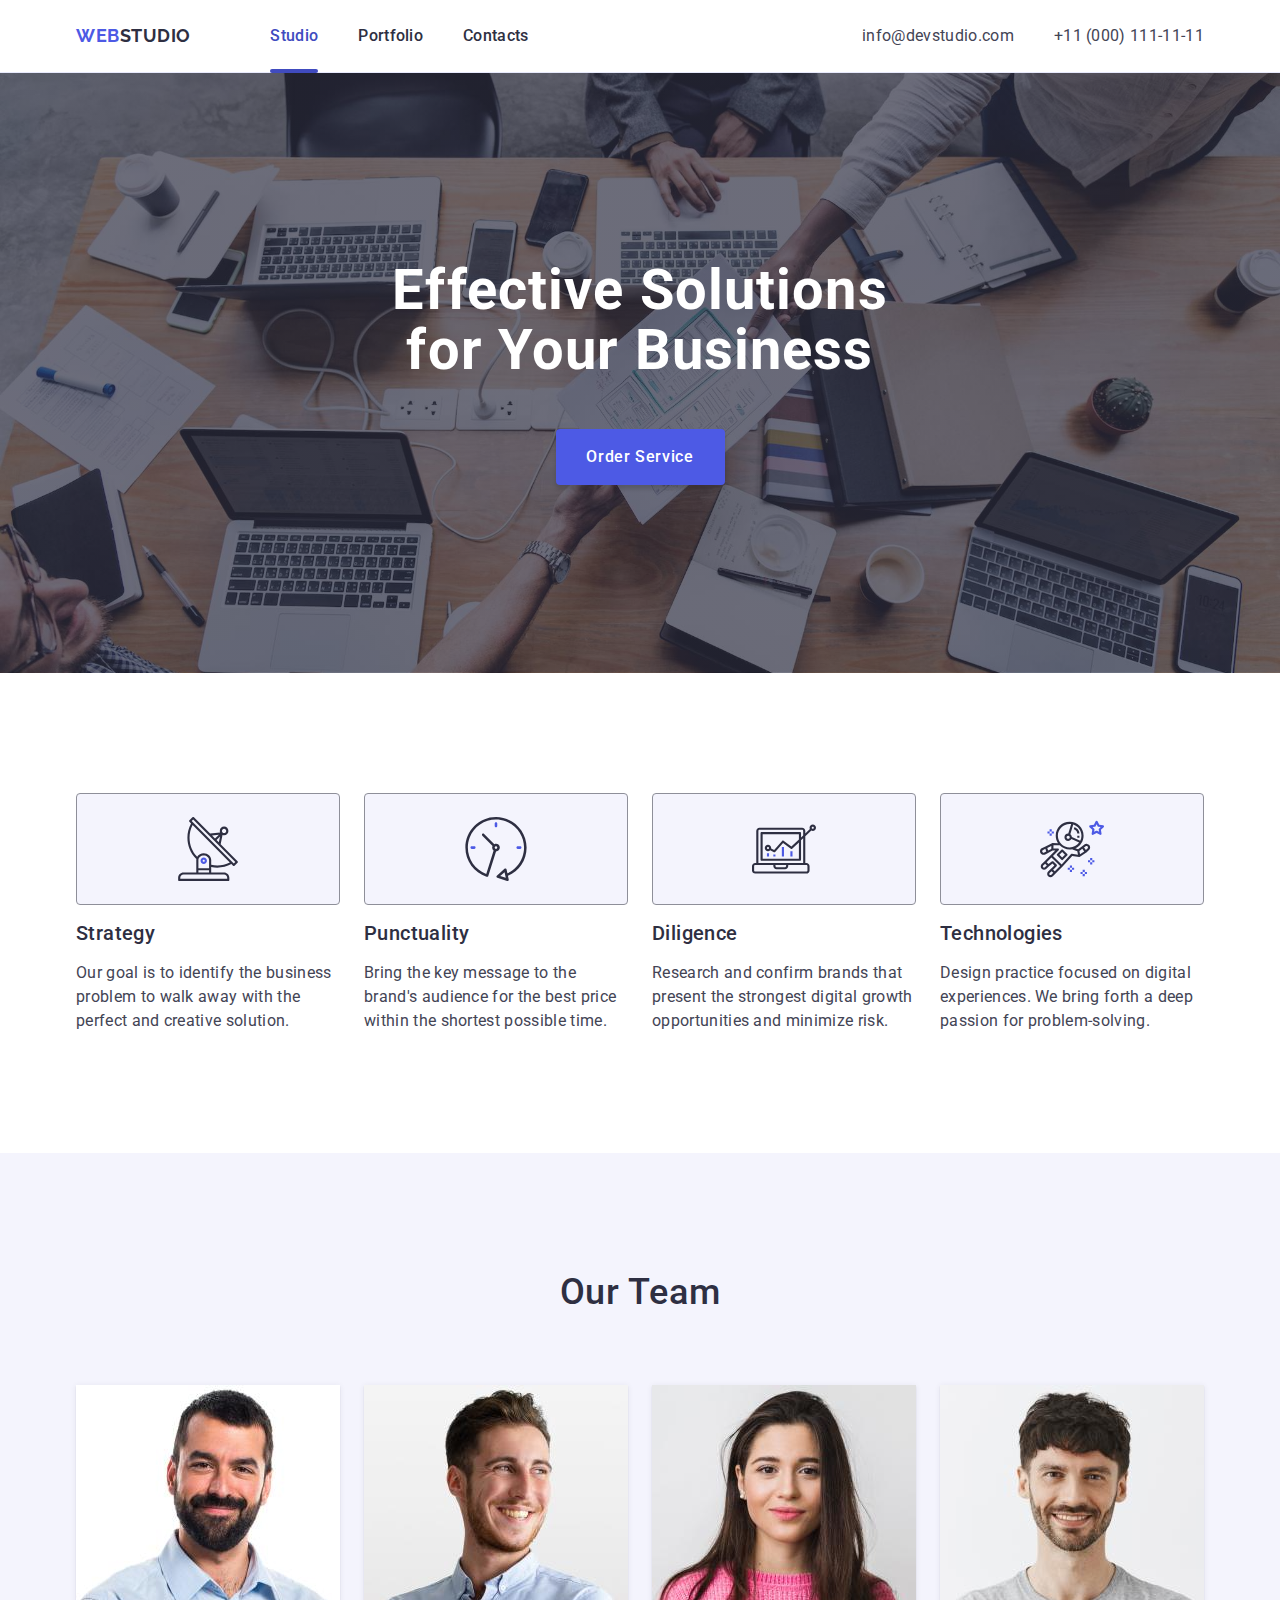
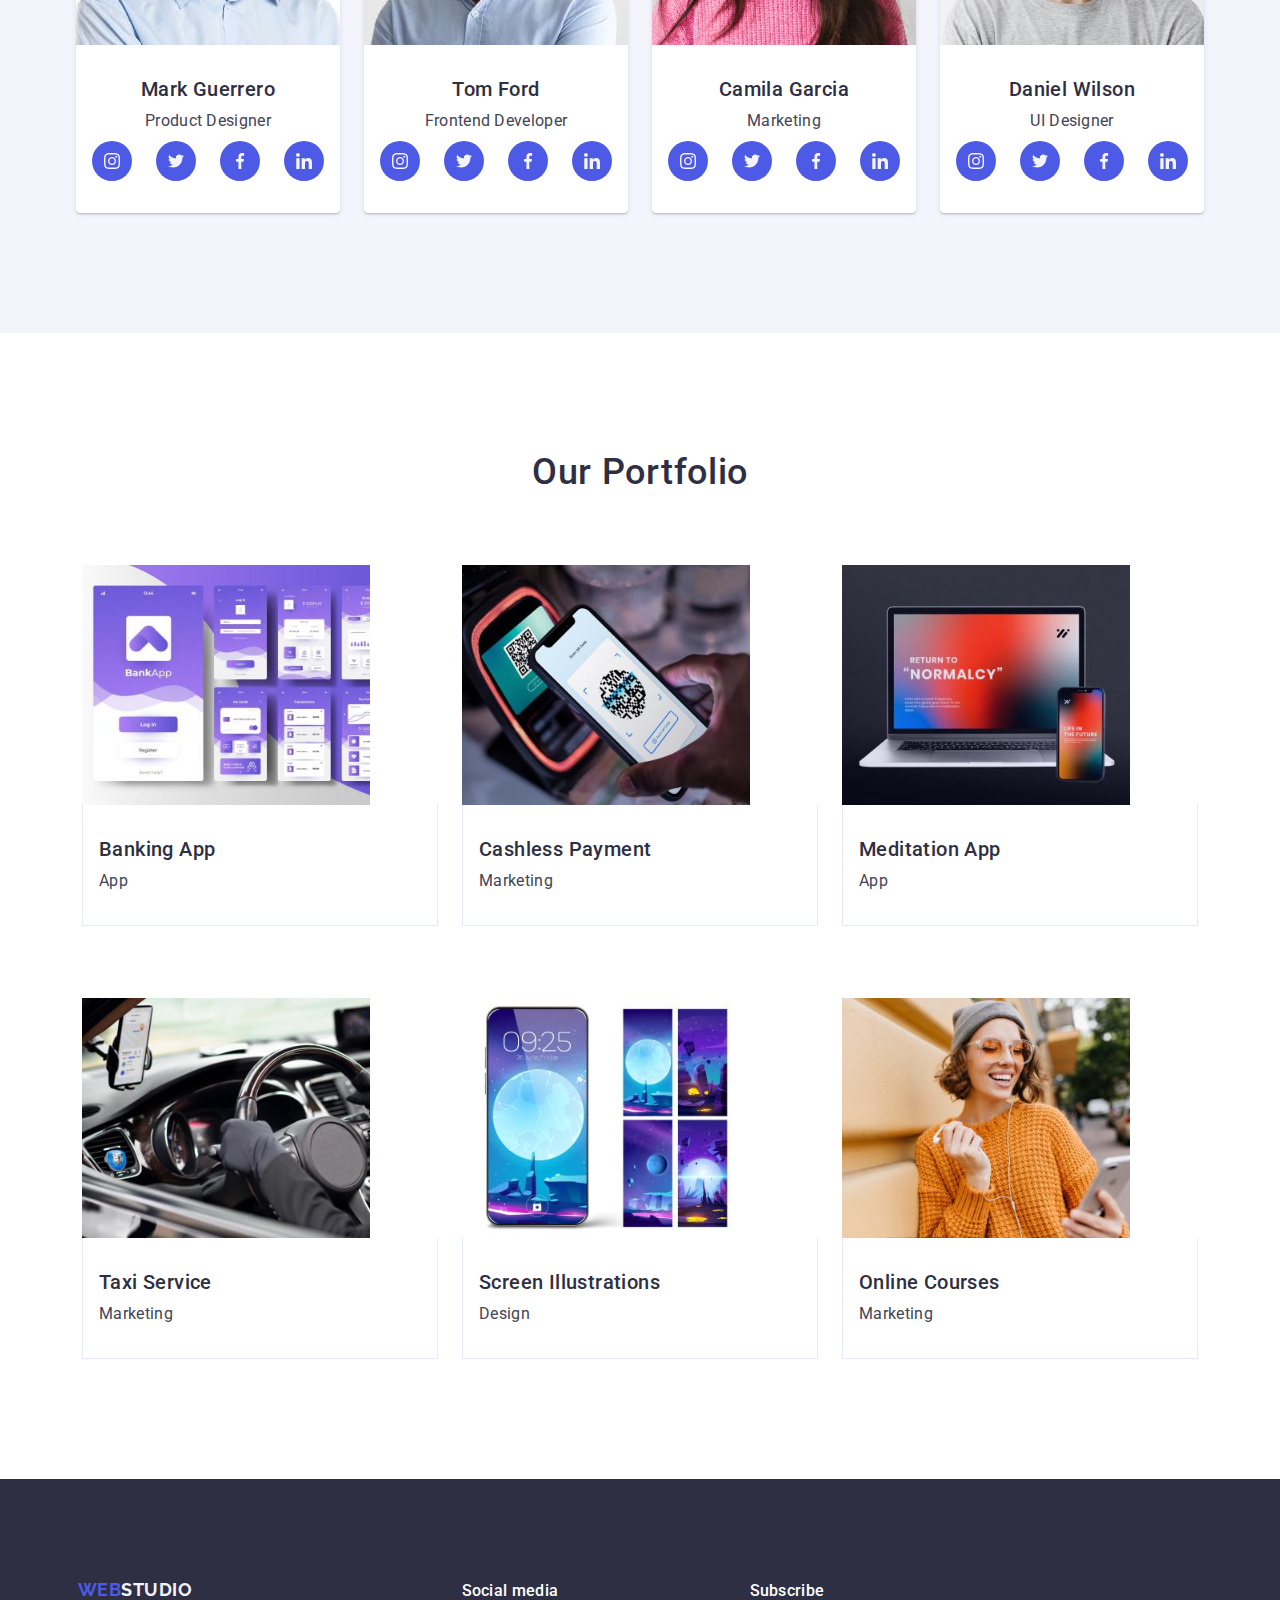
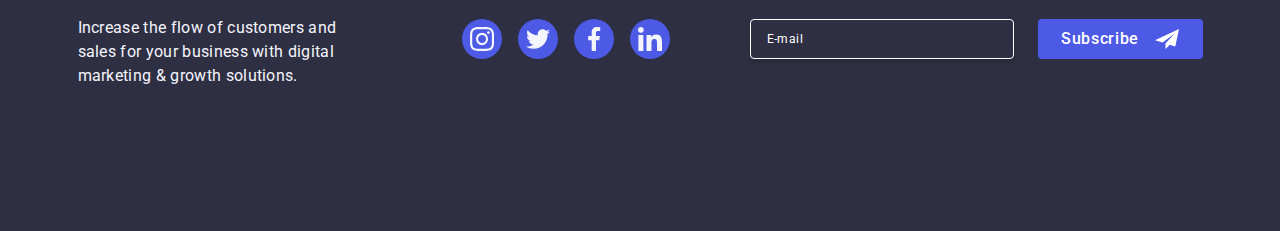
<file: index.html>
<!DOCTYPE html>
<html lang="en">
  <head>
    <meta charset="UTF-8" />
    <meta name="viewport" content="width=device-width, initial-scale=1.0" />
    <title>Document</title>
    <link rel="preconnect" href="https://fonts.googleapis.com" />
    <link rel="preconnect" href="https://fonts.gstatic.com" crossorigin />
    <link
      href="https://fonts.googleapis.com/css2?family=Raleway:ital,wght@0,700;1,700&family=Roboto:wght@400;500;700&display=swap"
      rel="stylesheet"
    />
    <link
      rel="stylesheet"
      href="https://cdn.jsdelivr.net/npm/modern-normalize@2.0.0/modern-normalize.min.css"
    />
    <link rel="stylesheet" href="./css/styles.css" />
  </head>
  <body>
    <header class="top-bar">
      <div class="top-items container">
        <a class="logo-link header" href="./index.html"
          >Web<span class="logo-part-header">Studio</span>
        </a>
        <a class="hamburger-menu-link" href="">
          <span class="hamburger-menu">
            <svg class="hamburger-menu-svg" width="24" height="24">
              <use
                href="./images/icons.svg#icon-heroicons-solid_menu"
              ></use></svg></span
        ></a>
        <nav class="top-nav">
          <ul class="nav-list">
            <li>
              <a class="top-nav-link studio" href="./index.html">Studio</a>
            </li>
            <li><a class="top-nav-link" href="">Portfolio</a></li>
            <li><a class="top-nav-link" href="">Contacts</a></li>
          </ul>
        </nav>
        <address class="contact" style="font-style: normal">
          <ul class="contact-list">
            <li>
              <a class="contact-details" href="mailto:info@devstudio.com">
                info@devstudio.com</a
              >
            </li>
            <li>
              <a class="contact-details" href="tel:+110001111111">
                +11 (000) 111-11-11</a
              >
            </li>
          </ul>
        </address>
      </div>
    </header>

    <nav class="mobile-menu">
      <div class="mobile-menu-container">
        <button class="mobile-menu-close-btn" type="button">
          <svg class="mobile-close-icon" width="8" height="8">
            <use href="./images/icons.svg#icon-close-button"></use>
          </svg>
        </button>

        <ul class="mobile-menu-list">
          <li>
            <a class="mobile-menu-link studio" href="./index.html">Studio</a>
          </li>
          <li><a class="mobile-menu-link" href="#portfolio">Portfolio</a></li>
          <li><a class="mobile-menu-link" href="#contacts">Contacts</a></li>
        </ul>

        <address class="mobile-contacts" style="font-style: normal">
          <ul class="mobile-contact-list">
            <li>
              <a
                class="mobile-menu-address email"
                href="mailto:info@devstudio.com"
              >
                info@devstudio.com</a
              >
            </li>
            <li>
              <a class="mobile-menu-address tel" href="tel:+110001111111">
                +11 (000) 111-11-11</a
              >
            </li>
          </ul>
        </address>

        <ul class="mobile-menu-socials">
          <li class="mobile-menu-socials-li">
            <a class="social-media-link" href=""
              ><svg class="social-media-icon" width="24" height="24">
                <use href="./images/icons.svg#icon-instagram1"></use>
              </svg>
            </a>
          </li>
          <li class="mobile-menu-socials-li">
            <a class="social-media-link" href=""
              ><svg class="social-media-icon" width="24" height="24">
                <use href="./images/icons.svg#icon-twitter1"></use>
              </svg>
            </a>
          </li>
          <li class="mobile-menu-socials-li">
            <a class="social-media-link" href=""
              ><svg class="social-media-icon" width="24" height="24">
                <use href="./images/icons.svg#icon-facebook1"></use>
              </svg>
            </a>
          </li>
          <li class="mobile-menu-socials-li">
            <a class="social-media-link" href=""
              ><svg class="social-media-icon" width="24" height="24">
                <use href="./images/icons.svg#icon-linkedin1"></use>
              </svg>
            </a>
          </li>
        </ul>
      </div>
    </nav>
    <main>
      <section class="first-section" id="hero">
        <div class="container">
          <h1 class="main-heading">
            Effective Solutions <br />
            for Your Business
          </h1>
          <button type="button" class="btn">Order Service</button>
        </div>
      </section>

      <section class="core-values">
        <div class="container">
          <h2 class="visually-hidden">Heading 2</h2>

          <ul class="core-values-list">
            <li class="core-values-list-entry">
              <div class="icon-container">
                <svg class="icon icon-antenna" width="64" height="64">
                  <use href="./images/icons.svg#icon-antenna"></use>
                </svg>
              </div>
              <h3 class="core-values-h-secondary">Strategy</h3>
              <p class="core-values-p">
                Our goal is to identify the business problem to walk away with
                the perfect and creative solution.
              </p>
            </li>

            <li class="core-values-list-entry">
              <div class="icon-container">
                <svg class="icon icon-clock" width="64" height="64">
                  <use href="./images/icons.svg#icon-clock"></use>
                </svg>
              </div>
              <h3 class="core-values-h-secondary">Punctuality</h3>
              <p class="core-values-p">
                Bring the key message to the brand's audience for the best price
                within the shortest possible time.
              </p>
            </li>

            <li class="core-values-list-entry">
              <div class="icon-container">
                <svg class="icon icon-diagram" width="64" height="64">
                  <use href="./images/icons.svg#icon-diagram"></use>
                </svg>
              </div>
              <h3 class="core-values-h-secondary">Diligence</h3>
              <p class="core-values-p">
                Research and confirm brands that present the strongest digital
                growth opportunities and minimize risk.
              </p>
            </li>

            <li class="core-values-list-entry">
              <div class="icon-container">
                <svg class="icon icon-astronaut" width="64" height="64">
                  <use href="./images/icons.svg#icon-astronaut"></use>
                </svg>
              </div>
              <h3 class="core-values-h-secondary">Technologies</h3>
              <p class="core-values-p">
                Design practice focused on digital experiences. We bring forth a
                deep passion for problem-solving.
              </p>
            </li>
          </ul>
        </div>
      </section>

      <section class="our-team" id="contacts">
        <div class="container">
          <h2 class="our-team-h-primary">Our team</h2>
          <ul class="our-team-list">
            <li class="our-team-card img1">
              <img
                srcset="./images/img1.jpg 1x, ./images/img1@2x.jpg 2x"
                src="./images/img1.jpg"
                alt="Dark haired, bearded man in a light-blue shirt"
                width="264"
              />
              <div class="business-card">
                <h3 class="our-team-h-secondary">Mark Guerrero</h3>
                <p class="our-team-p">Product Designer</p>
                <ul class="social-links">
                  <li class="social-links-item">
                    <a class="social-media-link" href=""
                      ><svg class="social-media-icon" width="16" height="16">
                        <use href="./images/icons.svg#icon-instagram1"></use>
                      </svg>
                    </a>
                  </li>
                  <li class="social-links-item">
                    <a class="social-media-link" href=""
                      ><svg class="social-media-icon" width="16" height="16">
                        <use href="./images/icons.svg#icon-twitter1"></use>
                      </svg>
                    </a>
                  </li>
                  <li class="social-links-item">
                    <a class="social-media-link" href=""
                      ><svg class="social-media-icon" width="16" height="16">
                        <use href="./images/icons.svg#icon-facebook1"></use>
                      </svg>
                    </a>
                  </li>
                  <li class="social-links-item">
                    <a class="social-media-link" href=""
                      ><svg class="social-media-icon" width="16" height="16">
                        <use href="./images/icons.svg#icon-linkedin1"></use>
                      </svg>
                    </a>
                  </li>
                </ul>
              </div>
            </li>
            <li class="our-team-card">
              <img
                srcset="./images/img2.jpg 1x, ./images/img2@2x.jpg 2x"
                src="./images/img2.jpg"
                alt="Man with a wide smile in a light-blue shirt"
                width="264"
              />
              <div class="business-card">
                <h3 class="our-team-h-secondary">Tom Ford</h3>
                <p class="our-team-p">Frontend Developer</p>
                <ul class="social-links">
                  <li class="social-links-item">
                    <a class="social-media-link" href=""
                      ><svg class="social-media-icon" width="16" height="16">
                        <use href="./images/icons.svg#icon-instagram1"></use>
                      </svg>
                    </a>
                  </li>
                  <li class="social-links-item">
                    <a class="social-media-link" href=""
                      ><svg class="social-media-icon" width="16" height="16">
                        <use
                          xlink:href="./images/icons.svg#icon-twitter1"
                        ></use>
                      </svg>
                    </a>
                  </li>
                  <li class="social-links-item">
                    <a class="social-media-link" href=""
                      ><svg class="social-media-icon" width="16" height="16">
                        <use href="./images/icons.svg#icon-facebook1"></use>
                      </svg>
                    </a>
                  </li>
                  <li class="social-links-item">
                    <a class="social-media-link" href=""
                      ><svg class="social-media-icon" width="16" height="16">
                        <use href="./images/icons.svg#icon-linkedin1"></use>
                      </svg>
                    </a>
                  </li>
                </ul>
              </div>
            </li>
            <li class="our-team-card">
              <img
                srcset="./images/img3.jpg 1x, ./images/img3@2x.jpg 2x"
                src="./images/img3.jpg"
                alt="Woman with long, dark hair in a pink top"
                width="264"
              />
              <div class="business-card">
                <h3 class="our-team-h-secondary">Camila Garcia</h3>
                <p class="our-team-p">Marketing</p>
                <ul class="social-links">
                  <li class="social-links-item">
                    <a class="social-media-link" href=""
                      ><svg class="social-media-icon" width="16" height="16">
                        <use href="./images/icons.svg#icon-instagram1"></use>
                      </svg>
                    </a>
                  </li>
                  <li class="social-links-item">
                    <a class="social-media-link" href=""
                      ><svg class="social-media-icon" width="16" height="16">
                        <use href="./images/icons.svg#icon-twitter1"></use>
                      </svg>
                    </a>
                  </li>
                  <li class="social-links-item">
                    <a class="social-media-link" href=""
                      ><svg class="social-media-icon" width="16" height="16">
                        <use href="./images/icons.svg#icon-facebook1"></use>
                      </svg>
                    </a>
                  </li>
                  <li class="social-links-item">
                    <a class="social-media-link" href=""
                      ><svg class="social-media-icon" width="16" height="16">
                        <use href="./images/icons.svg#icon-linkedin1"></use>
                      </svg>
                    </a>
                  </li>
                </ul>
              </div>
            </li>
            <li class="our-team-card">
              <img
                srcset="./images/img4.jpg 1x, ./images/img4@2x.jpg 2x"
                src="./images/img4.jpg"
                alt="Dark-haired, smiling man in a grey T-shirt"
                width="264"
              />
              <div class="business-card">
                <h3 class="our-team-h-secondary">Daniel Wilson</h3>
                <p class="our-team-p">UI Designer</p>
                <ul class="social-links">
                  <li class="social-links-item">
                    <a class="social-media-link" href=""
                      ><svg class="social-media-icon" width="16" height="16">
                        <use href="./images/icons.svg#icon-instagram1"></use>
                      </svg>
                    </a>
                  </li>
                  <li class="social-links-item">
                    <a class="social-media-link" href=""
                      ><svg class="social-media-icon" width="16" height="16">
                        <use href="./images/icons.svg#icon-twitter1"></use>
                      </svg>
                    </a>
                  </li>
                  <li class="social-links-item">
                    <a class="social-media-link" href=""
                      ><svg class="social-media-icon" width="16" height="16">
                        <use href="./images/icons.svg#icon-facebook1"></use>
                      </svg>
                    </a>
                  </li>
                  <li class="social-links-item">
                    <a class="social-media-link" href=""
                      ><svg class="social-media-icon" width="16" height="16">
                        <use href="./images/icons.svg#icon-linkedin1"></use>
                      </svg>
                    </a>
                  </li>
                </ul>
              </div>
            </li>
          </ul>
        </div>
      </section>
      <section class="portfolio" id="portfolio">
        <div class="container">
          <h2 class="portfolio-h-primary">Our portfolio</h2>
          <ul class="portfolio-list">
            <li class="portfolio-list-item">
              <div class="box">
                <img
                  srcset="
                    ./images/imgbanking_app.jpg    1x,
                    ./images/imgbanking_app@2x.jpg 2x
                  "
                  src="./images/imgbanking_app.jpg"
                  alt="Sample app interface with a wavy white-blue design"
                  width="288"
                />
                <p class="overlay">
                  14 Stylish and User-Friendly App Design Concepts · Task
                  Manager App · Calorie Tracker App · Exotic Fruit Ecommerce App
                  · Cloud Storage App
                </p>
              </div>
              <div class="description">
                <h3 class="portfolio-h-secondary">Banking App</h3>
                <p class="portfolio-p">App</p>
              </div>
            </li>
            <li class="portfolio-list-item">
              <div class="box">
                <img
                  srcset="
                    ./images/imgcashless.jpg    1x,
                    ./images/imgcashless@2x.jpg 2x
                  "
                  src="./images/imgcashless.jpg"
                  alt="Smartphone nearing card machine"
                  width="288"
                />
                <p class="overlay">
                  14 Stylish and User-Friendly App Design Concepts · Task
                  Manager App · Calorie Tracker App · Exotic Fruit Ecommerce App
                  · Cloud Storage App
                </p>
              </div>
              <div class="description">
                <h3 class="portfolio-h-secondary">Cashless Payment</h3>
                <p class="portfolio-p">Marketing</p>
              </div>
            </li>
            <li class="portfolio-list-item">
              <div class="box">
                <img
                  srcset="
                    ./images/imgmeditation.jpg    1x,
                    ./images/imgmeditation@2x.jpg 2x
                  "
                  src="./images/imgmeditation.jpg"
                  alt="A laptop and a smartphone showing colourful screens with positive messages"
                  width="288"
                />
                <p class="overlay">
                  14 Stylish and User-Friendly App Design Concepts · Task
                  Manager App · Calorie Tracker App · Exotic Fruit Ecommerce App
                  · Cloud Storage App
                </p>
              </div>
              <div class="description">
                <h3 class="portfolio-h-secondary">Meditation App</h3>
                <p class="portfolio-p">App</p>
              </div>
            </li>
            <li class="portfolio-list-item">
              <div class="box">
                <img
                  srcset="./images/imgtaxi.jpg 1x, ./images/imgtaxi@2x.jpg 2x"
                  src="./images/imgtaxi.jpg"
                  alt="A closeup of a car dashboarda and a steering wheel with hands on"
                  width="288"
                />
                <p class="overlay">
                  14 Stylish and User-Friendly App Design Concepts · Task
                  Manager App · Calorie Tracker App · Exotic Fruit Ecommerce App
                  · Cloud Storage App
                </p>
              </div>
              <div class="description">
                <h3 class="portfolio-h-secondary">Taxi Service</h3>
                <p class="portfolio-p">Marketing</p>
              </div>
            </li>
            <li class="portfolio-list-item">
              <div class="box">
                <img
                  srcset="
                    ./images/imgscreen.jpg    1x,
                    ./images/imgscreen@2x.jpg 2x
                  "
                  src="./images/imgscreen.jpg"
                  alt="5 smartphone screens with images of space"
                  width="288"
                />
                <p class="overlay">
                  14 Stylish and User-Friendly App Design Concepts · Task
                  Manager App · Calorie Tracker App · Exotic Fruit Ecommerce App
                  · Cloud Storage App
                </p>
              </div>
              <div class="description">
                <h3 class="portfolio-h-secondary">Screen Illustrations</h3>
                <p class="portfolio-p">Design</p>
              </div>
            </li>
            <li class="portfolio-list-item">
              <div class="box">
                <img
                  srcset="
                    ./images/imgonline_courses.jpg    1x,
                    ./images/imgonline_courses@2x.jpg 2x
                  "
                  src="./images/imgonline_courses.jpg"
                  alt="A young woman with a wide smile looking at her phone"
                  width="288"
                />
                <p class="overlay">
                  14 Stylish and User-Friendly App Design Concepts · Task
                  Manager App · Calorie Tracker App · Exotic Fruit Ecommerce App
                  · Cloud Storage App
                </p>
              </div>
              <div class="description">
                <h3 class="portfolio-h-secondary">Online Courses</h3>
                <p class="portfolio-p">Marketing</p>
              </div>
            </li>
          </ul>
        </div>
      </section>
    </main>

    <footer class="footer">
      <div class="container">
        <div class="footer-main">
          <a class="logo-link footer" href="./index.html"
            >Web<span class="logo-part-footer">Studio</span></a
          >
          <p class="p-footer">
            Increase the flow of customers and sales for your business with
            digital marketing & growth solutions.
          </p>
        </div>
        <div class="social-media-footer">
          <p class="social-media">Social media</p>
          <ul class="social-links">
            <li class="social-links-item">
              <a class="social-media-link" href=""
                ><svg class="social-media-icon" width="24" height="24">
                  <use href="./images/icons.svg#icon-instagram1"></use>
                </svg>
              </a>
            </li>
            <li class="social-links-item">
              <a class="social-media-link" href=""
                ><svg class="social-media-icon" width="24" height="24">
                  <use href="./images/icons.svg#icon-twitter1"></use>
                </svg>
              </a>
            </li>
            <li class="social-links-item">
              <a class="social-media-link" href=""
                ><svg class="social-media-icon" width="24" height="24">
                  <use href="./images/icons.svg#icon-facebook1"></use>
                </svg>
              </a>
            </li>
            <li class="social-links-item">
              <a class="social-media-link" href=""
                ><svg class="social-media-icon" width="24" height="24">
                  <use href="./images/icons.svg#icon-linkedin1"></use>
                </svg>
              </a>
            </li>
          </ul>
        </div>
        <div class="footer-form-container">
          <p class="subscribe-heading">Subscribe</p>
          <form class="footer-form">
            <label class="form-label">
              <input
                class="footer-input"
                type="email"
                name="email"
                placeholder="E-mail"
              />
            </label>
            <button class="footer-subscribe-btn" type="submit">
              Subscribe
              <svg class="send-icon" width="24" height="24">
                <use href="./images/icons.svg#icon-send"></use>
              </svg>
            </button>
          </form>
        </div>
      </div>
    </footer>

    <div class="backdrop">
      <div class="modal">
        <button class="modal-close-btn" type="button">
          <svg class="modal-close-icon" width="8" height="8">
            <use href="./images/icons.svg#icon-close-button"></use>
          </svg>
        </button>
        <p class="modal-heading">
          Leave your contacts and we will call you back
        </p>
        <form>
          <div class="modal-entry">
            <label class="form-label" for="user-name"> Name</label>
            <div class="input-field-container">
              <input
                type="text"
                name="user-name"
                id="user-name"
                class="modal-input"
              />
              <svg class="modal-input-icon" width="18" height="24">
                <use href="./images/icons.svg#icon-person-black"></use>
              </svg>
            </div>
          </div>

          <div class="modal-entry">
            <label class="form-label" for="phone"> Phone</label>
            <div class="input-field-container">
              <input type="tel" name="phone" id="phone" class="modal-input" />
              <svg class="modal-input-icon" width="18" height="24">
                <use href="./images/icons.svg#icon-phone-black"></use>
              </svg>
            </div>
          </div>

          <div class="modal-entry">
            <label class="form-label" for="email"> Email </label>
            <div class="input-field-container">
              <input type="email" name="email" id="email" class="modal-input" />
              <svg class="modal-input-icon" width="18" height="24">
                <use href="./images/icons.svg#icon-email-black"></use>
              </svg>
            </div>
          </div>

          <div class="textarea-container">
            <label class="form-label" for="user-comment"> Comment </label>
            <textarea
              class="modal-text-area modal-input"
              name="user-comment"
              id="user-comment"
              placeholder="Text input"
            >
            </textarea>
          </div>

          <div class="privacy-checkbox-container">
            <input
              class="privacy-checkbox visually-hidden"
              type="checkbox"
              id="user-privacy"
              value="true"
              name="user-privacy"
            />
            <label class="privacy-statement" for="user-privacy">
              <span class="checkbox-icon">
                <svg class="checkbox-svg" width="10" height="8" border="none">
                  <use href="./images/icons.svg#icon-checkmark"></use>
                </svg>
              </span>
              <div>
                I accept the terms and conditions of the
                <a class="privacy-policy-link" href="">Privacy Policy</a>
              </div>
            </label>
          </div>

          <button class="submit-button" type="submit">Send</button>
        </form>
      </div>
    </div>
  </body>
</html>
</file>
<file: css/styles.css>
* {
  margin: 0;
  padding: 0;
}
body {
  font-family: "Roboto", sans-serif;
  color: #434455;
  background-color: #ffffff;
  line-height: 1.5;
}
ul {
  list-style-type: none;
}

.logo-link {
  color: #4d5ae5;
  font-family: Raleway, sans-serif;
  font-size: 18px;
  font-style: normal;
  font-weight: 700;
  line-height: 1.17;
  letter-spacing: 0.03em;
  text-transform: uppercase;
  text-decoration: none;
  padding: 16px 0;
}
.logo-part-header {
  color: #2e2f42;
}
.top-nav-link {
  color: #2e2f42;
  font-weight: 500;
  letter-spacing: 0.02em;
  text-decoration: none;
  transition: color 250ms cubic-bezier(0.4, 0, 0.2, 1);
}
.studio {
  color: #404bbf;
}
.studio::after {
  content: "";
  width: 100%;
  height: 4px;
  position: absolute;
  left: 0;
  bottom: -1px;
  background-color: #404bbf;
  border-radius: 2px;
}

.contact {
  color: #434455;
}
.contact-list {
  display: flex;
}

.contact-details {
  color: #434455;
  font-size: 16px;
  line-height: 1.5;
  letter-spacing: 0.02em;
  text-decoration: none;
  transition: color 250ms cubic-bezier(0.4, 0, 0.2, 1);
}
.logo-part-footer {
  color: #f4f4fd;
}
.hamburger-menu-link {
  line-height: 1;
}

.mobile-menu.is-open {
  display: block;
}

.mobile-menu {
  display: none;
  position: absolute;
  top: 0;
  left: 0;
  width: 100vw;
  height: 100vh;
  min-width: 320px;
  max-width: 767px;
}
.mobile-menu-container {
  padding: 16px;
  background-color: white;
}

.mobile-menu-list {
  display: flex;
  flex-direction: column;
  gap: 40px;
  margin-top: 72px;
}

.mobile-menu-close-btn {
  position: absolute;
  top: 24px;
  right: 24px;
  width: 24px;
  height: 24px;
  border: 1px solid rgba(0, 0, 0, 0.1);
  border-radius: 50%;
  display: flex;
  align-items: center;
  justify-content: center;
  padding: 0;
  background-color: #e7e9fc;
  transition: background-color 250ms cubic-bezier(0.4, 0, 0.2, 1),
    border 250ms cubic-bezier(0.4, 0, 0.2, 1);
}

.mobile-contacts {
  margin-top: 168px;
}
.mobile-menu-link {
  text-decoration: none;
  font-weight: 700;
  font-size: 36px;
  letter-spacing: 0.02em;
  line-height: 1.1;
  color: #2e2f42;
}
.mobile-menu-link.studio {
  color: #404bbf;
}
.mobile-contact-list {
  display: flex;
  flex-direction: column;
  gap: 24px;
}
.mobile-menu-address {
  text-decoration: none;
  font-size: 20px;
  font-style: normal;
  font-weight: 500;
  line-height: 1.2;
}
.mobile-menu-address.email {
  color: #4d5ae5;
}
.mobile-menu-address.tel {
  color: #434455;
}
.mobile-menu-socials {
  display: flex;
  gap: 40px;
  margin-top: 48px;
  padding-bottom: 40px;
}
.mobile-menu-socials-li {
  width: 40px;
  height: 40px;
}

.main-heading {
  color: #ffffff;
  font-weight: bold;
  font-size: 36px;
  line-height: 1.11;
  letter-spacing: 0.01em;
  text-align: center;
  min-width: 216px;
  margin-left: auto;
  margin-right: auto;
  margin-bottom: 72px;
}
.btn {
  background-color: #4d5ae5;
  border: none;
  font-weight: 500;
  line-height: 1.5;
  letter-spacing: 0.04em;
  color: #ffffff;
  display: block;
  min-width: 169px;
  height: 56px;
  border-radius: 4px;
  margin-left: auto;
  margin-right: auto;
  box-shadow: 0px 4px 4px 0px rgba(0, 0, 0, 0.15);
  transition: background-color 250ms cubic-bezier(0.4, 0, 0.2, 1);
}

.first-section {
  padding: 72px 0;
  background-image: linear-gradient(
      rgba(46, 47, 66, 0.7),
      rgba(46, 47, 66, 0.7)
    ),
    url(../images/office_image.jpg);
  background-repeat: no-repeat;
  background-position: center;
  background-size: cover;
  min-width: 320px;
  margin: auto;
}
h2 {
  color: #2e2f42;
  font-weight: 700;
  font-size: 36px;
  letter-spacing: 0.02em;
  text-align: center;
  line-height: 1.1;
}
h3 {
  color: #2e2f42;
  font-weight: 500;
  font-size: 20px;
  letter-spacing: 0.02em;
  line-height: 1.2;
}
.our-team-h-primary {
  line-height: 1.11;
  letter-spacing: 0.02em;
  text-transform: capitalize;
}

p {
  letter-spacing: 0.02em;
}

.portfolio-h-primary {
  line-height: 1.11;
  letter-spacing: 0.02em;
  text-transform: capitalize;
}
img {
  display: block;
}
.top-items {
  display: flex;
  align-items: center;
  justify-content: space-between;
}
.container {
  width: 320px;
  margin: 0 auto;
  padding: 0 16px;
}
.top-bar {
  border-bottom: 1px solid #e7e9fc;
  box-shadow: 0px 2px 1px rgba(46, 47, 66, 0.08),
    0px 1px 1px rgba(46, 47, 66, 0.16), 0px 1px 6px rgba(46, 47, 66, 0.08);
}

.nav-list {
  display: flex;
  align-items: center;
  gap: 40px;
}
.core-values {
  padding-top: 96px;
  padding-bottom: 96px;
}

.core-values-list {
  display: flex;
  flex-direction: column;
  gap: 72px;
  justify-content: center;
  align-items: center;
}
.core-values-list-entry {
  display: flex;
  width: 288px;
  flex-wrap: wrap;
  align-items: center;
  justify-content: center;
  gap: 8px;
}
.visually-hidden {
  position: absolute;
  width: 1px;
  height: 1px;
  margin: -1px;
  border: 0;
  padding: 0;
  white-space: nowrap;
  clip-path: inset(100%);
  clip: rect(0 0 0 0);
  overflow: hidden;
}
.core-values-h-secondary {
  color: #2e2f42;
  font-weight: 700;
  font-size: 36px;
  text-align: center;
  line-height: 1.1;
  margin-bottom: 8px;
}
.our-team {
  background-color: #f4f4fd;
  text-align: center;
  min-width: 320px;
  padding-top: 96px;
  padding-bottom: 96px;
  margin: auto;
}
.our-team-h-primary {
  margin-bottom: 72px;
}
.our-team-list {
  display: flex;
  flex-direction: column;
  gap: 72px;
  align-items: center;
  justify-content: center;
}
.our-team-card {
  background-color: #ffffff;
  width: 264px;
  border-radius: 0px 0px 4px 4px;
  box-shadow: 0px 1px 6px 0px rgba(46, 47, 66, 0.08),
    0px 1px 1px 0px rgba(46, 47, 66, 0.16),
    0px 2px 1px 0px rgba(46, 47, 66, 0.08);
}
.business-card {
  padding-top: 32px;
  padding-bottom: 32px;
}
.our-team-h-secondary {
  margin-bottom: 8px;
  text-align: center;
}
.our-team-p {
  text-align: center;
  margin-bottom: 8px;
}

.portfolio {
  padding-top: 96px;
  padding-bottom: 96px;
}

.portfolio-h-primary {
  margin-bottom: 72px;
}
.portfolio-list {
  display: flex;
  flex-direction: column;
  align-items: center;
  gap: 48px;
}
.portfolio-list-item {
  width: 288px;
  transition: box-shadow 250ms cubic-bezier(0.4, 0, 0.2, 1);
}

.description {
  padding: 32px 16px;
  border: 1px solid #e7e9fc;
  border-top: none;
}
.portfolio-h-secondary {
  margin-bottom: 8px;
  text-align: left;
}

.footer {
  background-color: #2e2f42;
  padding-top: 96px;
  padding-bottom: 96px;
}
.p-footer {
  color: #f4f4fd;
  letter-spacing: 0.02em;
  text-align: left;
}
.logo-link.footer {
  display: inline-block;
  padding: 0;
  margin-bottom: 16px;
}
.p-footer {
  width: 288px;
}

.social-links {
  display: flex;
  gap: 24px;
}
.business-card .social-links {
  justify-content: center;
}

.social-links-item {
  width: 40px;
  height: 40px;
}
.social-media-link {
  width: 100%;
  height: 100%;
  background-color: var(--blue, #4d5ae5);
  border-radius: 50%;
  display: flex;
  align-items: center;
  justify-content: center;
  transition: background-color 250ms cubic-bezier(0.4, 0, 0.2, 1);
}

.social-media-icon {
  fill: #f4f4fd;
}

footer .container {
  display: flex;
  flex-direction: column;
  align-items: center;
  justify-content: center;
}
.footer-main {
  display: flex;
  flex-direction: column;
  justify-content: center;
  align-items: center;
  margin-bottom: 72px;
}
.social-media {
  font-weight: 500;
  line-height: 1.5;
  font-size: 16px;
  letter-spacing: 0.02em;
  color: var(--white, #ffffff);
  margin-bottom: 16px;
  text-align: center;
}
footer .social-links {
  gap: 16px;
  flex-shrink: 0;
}
.social-media-footer {
  margin: auto;
  margin-bottom: 72px;
}

.footer-form {
  display: flex;
  flex-direction: column;
  gap: 16px;
  align-items: center;
}
.subscribe-heading {
  font-size: 16px;
  font-style: normal;
  font-weight: 500;
  line-height: 1.5;
  color: #fff;
  text-align: center;
  margin-bottom: 16px;
}

.footer-input {
  width: 288px;
  height: 40px;
  border: 1px solid #ffffff;
  background-color: transparent;
  font-size: 12px;
  line-height: 2;
  letter-spacing: 0.04em;
  padding-left: 16px;
  box-shadow: 0px 4px 4px rgba(0, 0, 0, 0.15);
  border-radius: 4px;
  color: #ffffff;
}
.footer-input::placeholder {
  color: #ffffff;
  font-weight: 400;
  line-height: 24px;
  font-size: 12px;
}
.footer-subscribe-btn {
  min-width: 165px;
  height: 40px;
  display: flex;
  justify-content: center;
  align-items: center;
  font-family: "Roboto", sans-serif;
  font-size: 16px;
  font-weight: 500;
  letter-spacing: 0.04em;
  color: #ffffff;
  background-color: #4d5ae5;
  border: none;
  border-radius: 4px;
  line-height: 1.5;
}
.send-icon {
  margin-left: 16px;
}
.backdrop {
  display: none;
  position: fixed;
  top: 0;
  left: 0;
  width: 100%;
  height: 100%;
  background-color: rgba(46, 47, 66, 0.4);
  transition: opacity 250ms cubic-bezier(0.4, 0, 0.2, 1),
    visibility 250ms cubic-bezier(0.4, 0, 0.2, 1);
}
.backdrop.is-open {
  display: block;
}
.modal {
  position: absolute;
  top: 8px;
  left: 16px;
  right: 16px;
  /* top: 50%;
  left: 50%;
  transform: translate(-50%, -50%); */
  min-width: 288px;
  max-width: 408px;
  height: 623px;
  background: #fcfcfc;
  border-radius: 4px;
  box-shadow: 0px 1px 1px rgba(0, 0, 0, 0.14), 0px 1px 3px rgba(0, 0, 0, 0.12),
    0px 2px 1px rgba(0, 0, 0, 0.2);
  transition: transform 250ms cubic-bezier(0.4, 0, 0.2, 1);
  padding: 72px 24px 24px 24px;
  margin: auto;
}
.modal-entry {
  margin-bottom: 8px;
}
.modal-close-btn {
  position: absolute;
  top: 24px;
  right: 24px;
  width: 24px;
  height: 24px;
  border: 1px solid rgba(0, 0, 0, 0.1);
  border-radius: 50%;
  display: flex;
  align-items: center;
  justify-content: center;
  padding: 0;
  background-color: #e7e9fc;
  transition: background-color 250ms cubic-bezier(0.4, 0, 0.2, 1),
    border 250ms cubic-bezier(0.4, 0, 0.2, 1);
}

.modal-close-icon {
  width: 8px;
  height: 8px;
  transition: fill 250ms cubic-bezier(0.4, 0, 0.2, 1);
}
.modal-heading {
  font-weight: 500;
  font-size: 16px;
  line-height: 1.5;
  text-align: center;
  letter-spacing: 0.02em;
  color: var(--NAVY-BLUE, #2e2f42);
  margin-bottom: 16px;
}
.form-label {
  font-size: 12px;
  line-height: 1.17;
  letter-spacing: 0.04em;
  color: var(--LIGHT-SLATE, #8e8f99);
  display: block;
  margin-bottom: 4px;
}
.input-field-container {
  position: relative;
  margin-bottom: 8px;
}
.modal-input {
  width: 100%;
  height: 40px;
  border: 1px solid rgba(46, 47, 66, 0.4);
  border-radius: 4px;
  background-color: transparent;
  padding-left: 38px;
  outline: transparent;
  transition: border-color 250ms cubic-bezier(0.4, 0, 0.2, 1);
}
.modal-input:focus {
  border-color: #4d5ae5;
}

.modal-input-icon {
  position: absolute;
  left: 16px;
  top: 50%;
  transform: translateY(-50%);
  transition: fill 250ms cubic-bezier(0.4, 0, 0.2, 1);
}
.input-field-container:focus-within {
  fill: #4d5ae5;
}
.textarea-container {
  margin-bottom: 16px;
}
.modal-text-area {
  width: 100%;
  height: 120px;
  font-size: 12px;
  line-height: 1.17;
  letter-spacing: 0.04em;
  color: rgba(46, 47, 66, 0.4);
  border: 1px solid rgba(46, 47, 66, 0.4);
  border-radius: 4px;
  background-color: transparent;
  padding: 8px 16px;
  resize: none;
  transition: border-color 250ms cubic-bezier(0.4, 0, 0.2, 1);
}
.modal-text-area::placeholder {
  color: rgba(46, 47, 66, 0.4);
  font-size: 12px;
  font-weight: 400;
  line-height: 1.16;
}
.privacy-checkbox-container {
  margin-bottom: 24px;
}
.privacy-statement {
  display: flex;
  align-items: center;
  font-size: 12px;
  line-height: 1.17;
  letter-spacing: 0.04em;
  color: var(--LIGHT-SLATE, #8e8f99);
}
.checkbox-icon {
  width: 16px;
  height: 16px;
  border: 1px solid rgba(46, 47, 66, 0.4);
  border-radius: 2px;
  display: inline-flex;
  align-items: center;
  justify-content: center;
  flex-shrink: 0;
  fill: transparent;
  margin-right: 8px;
  transition: background-color 250ms cubic-bezier(0.4, 0, 0.2, 1),
    border 250ms cubic-bezier(0.4, 0, 0.2, 1),
    fill 250ms cubic-bezier(0.4, 0, 0.2, 1);
}
.privacy-checkbox:checked + .privacy-statement .checkbox-icon {
  background-color: #404bbf;
  border: none;
  fill: #f4f4fd;
}

.privacy-policy-link {
  color: var(--IRIS, #4d5ae5);
}
.submit-button {
  display: block;
  min-width: 169px;
  height: 56px;
  font-family: "Roboto", sans-serif;
  font-size: 16px;
  font-weight: 500;
  line-height: 1.5;
  letter-spacing: 0.04em;
  color: #ffffff;
  cursor: pointer;
  background-color: #4d5ae5;
  border: none;
  transition: background-color 250ms cubic-bezier(0.4, 0, 0.2, 1);
  margin: auto;
  border-radius: 4px;
  box-shadow: 0px 4px 4px 0px rgba(0, 0, 0, 0.15);
}
@media (min-width: 768px) {
  .hamburger-menu-link {
    display: none;
  }
  .container {
    width: 768px;
    margin: 0 auto;
    padding: 0 15px;
  }
  .studio {
    position: relative;
  }
  .top-nav-link {
    padding: 24px 0;
    display: inline-block;
  }
  .core-values-list {
    flex-direction: row;
    flex-wrap: wrap;
    column-gap: 24px;
    row-gap: 72px;
  }
  .core-values-list-entry {
    flex-direction: column;
    align-items: flex-start;
    width: 356px;
  }
  .our-team-list {
    flex-direction: row;
    flex-wrap: wrap;
    column-gap: 24px;
    row-gap: 64px;
  }
  .portfolio-list {
    flex-direction: row;
    flex-wrap: wrap;
    column-gap: 24px;
    row-gap: 72px;
    justify-content: center;
  }
  .portfolio-list-item {
    width: 356px;
  }
  .p-footer {
    max-width: 264px;
  }

  footer .container {
    flex-direction: row;
    flex-wrap: wrap;
    align-items: flex-start;
  }
  .footer-main {
    align-items: flex-start;
    margin-right: 24px;
  }
  .footer-form {
    flex-direction: row;
    gap: 24px;
    align-items: flex-start;
  }
  .footer-form-container {
    padding-right: 48px;
  }

  .footer-input {
    width: 264px;
  }

  .social-media-footer {
    margin: 0;
    margin-bottom: 72px;
  }

  .subscribe-heading {
    text-align: left;
  }
  .social-media {
    text-align: left;
  }
}

@media (max-width: 767px) {
  .top-nav {
    display: none;
  }
  .contact {
    display: none;
  }
}
@media (min-width: 768px) and (max-width: 1157px) {
  .contact-list {
    flex-direction: column;
    gap: 12px;
  }
}
@media (max-width: 1157px) {
  .overlay {
    display: none;
  }
  .icon-container {
    display: none;
  }
}
@media (min-width: 1158px) {
  .container {
    width: 1158px;
  }
  .modal-close-btn:hover,
  .modal-close-btn:focus {
    background-color: #404bbf;
    border: none;
    fill: #ffffff;
  }
  .modal-close-btn {
    cursor: pointer;
  }
  .contact-list {
    gap: 40px;
    padding: 24px 0;
    justify-content: space-evenly;
  }
  .top-nav-link:hover,
  .top-nav-link:focus,
  .top-nav-link:active {
    color: #404bbf;
  }
  .contact-details:hover,
  .contact-details:focus,
  .contact-details:active {
    color: #404bbf;
  }
  .btn:hover,
  .btn:focus,
  .btn:active {
    background-color: #404bbf;
  }
  .social-media-link:hover,
  .social-media-link:focus,
  .social-media-link:active {
    background-color: #404bbf;
  }

  .main-heading {
    font-size: 56px;
    line-height: 1.07;
    letter-spacing: 0.02em;
    margin-bottom: 48px;
  }
  .first-section {
    padding: 188px 0;
    max-width: 1440px;
  }
  h2 {
    font-weight: 500;
    line-height: 1.2;
  }
  .top-items {
    justify-content: none;
  }
  .logo-link.header {
    padding: 24px 0;
    margin-right: 76px;
  }
  .nav-list {
    margin-right: 330px;
  }

  .top-nav-link {
    position: relative;
  }

  .core-values {
    padding-top: 120px;
    padding-bottom: 120px;
  }

  .core-values-list {
    gap: 24px;
  }

  .core-values-list-entry {
    width: calc((100% - 72px) / 4);
  }

  .core-values-h-secondary {
    font-weight: 500;
    font-size: 20px;
    line-height: 1.2;
  }

  p {
    letter-spacing: 0.02em;
  }
  .our-team {
    padding-top: 120px;
    padding-bottom: 120px;
  }

  .our-team-h-primary {
    margin-bottom: 72px;
  }

  .our-team-card {
    width: calc((100% - 72px) / 4);
  }

  .portfolio {
    padding-top: 120px;
    padding-bottom: 120px;
  }

  .portfolio-h-primary {
    margin-bottom: 72px;
  }

  .portfolio-list {
    justify-content: center;
  }

  .portfolio-list-item:hover {
    box-shadow: 0px 1px 6px 0px rgba(46, 47, 66, 0.08),
      0px 1px 1px 0px rgba(46, 47, 66, 0.16),
      0px 2px 1px 0px rgba(46, 47, 66, 0.08);
  }
  .portfolio-h-secondary {
    margin-bottom: 8px;
  }
  .box {
    position: relative;
    overflow: hidden;
  }
  .overlay {
    position: absolute;
    top: 0;
    left: 0;
    width: 100%;
    height: 100%;
    line-height: 1.5;
    letter-spacing: 0.02em;
    color: var(--white, #f4f4fd);
    padding: 40px 32px;
    background-color: #4d5ae5;
    transform: translateY(100%);
    transition: transform 250ms cubic-bezier(0.4, 0, 0.2, 1);
  }
  .portfolio-list-item:hover .overlay {
    transform: translateY(0);
  }
  .btn,
  .portfolio-list-item,
  .modal-close-btn,
  .submit-button,
  .footer-subscribe-btn {
    cursor: pointer;
  }
  .footer {
    padding-top: 100px;
    padding-bottom: 100px;
  }
  footer .social-media-link:hover,
  footer .social-media-link:focus {
    background-color: #31d0aa;
  }
  footer .container {
    align-items: baseline;
    flex-wrap: nowrap;
  }
  .footer-main {
    margin-bottom: 0;
    margin-right: 120px;
  }
  .footer-form-container {
    margin-left: 80px;
    padding: 0;
  }
  .icon-container {
    display: flex;
    align-items: center;
    justify-content: center;
    height: 112px;
    width: 264px;
    background-color: #f4f4fd;
    border-radius: 4px;
    border: 1px solid #8e8f99;
    margin-bottom: 8px;
  }
}
@media (min-resolution: 192dpi) {
  .first-section {
    background-image: linear-gradient(
        rgba(46, 47, 66, 0.7),
        rgba(46, 47, 66, 0.7)
      ),
      url(../images/office_image@2x.jpg);
  }
}
</file>
